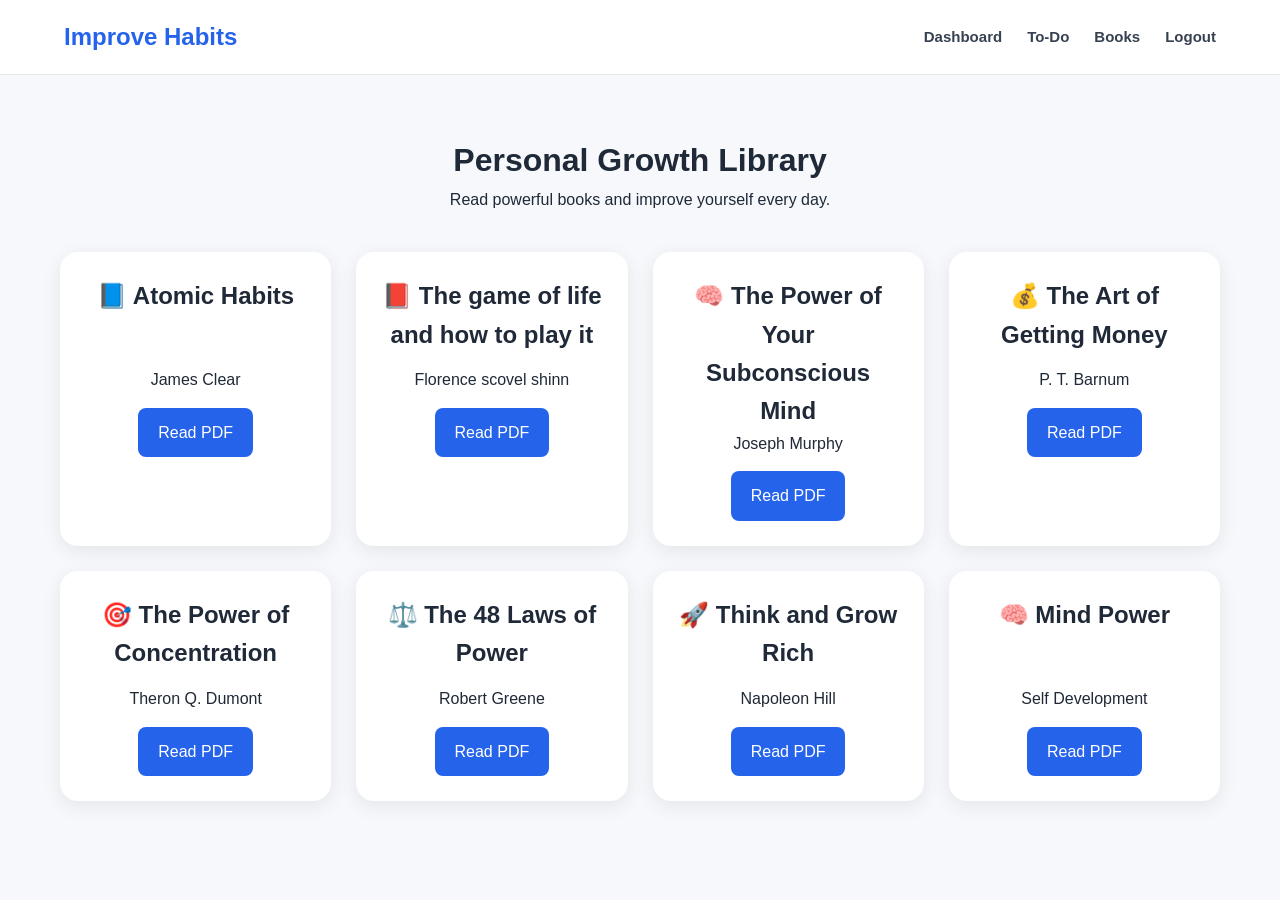
<file: books.html>
<!DOCTYPE html>
<html lang="en">

<head>

    <meta charset="UTF-8">

    <meta name="viewport"
        content="width=device-width, initial-scale=1.0">

    <title>Books | Improve Habits</title>

    <link rel="stylesheet"
        href="style.css">

</head>

<body>

    <nav class="navbar">

        <div class="logo">

            Improve Habits

        </div>

        <div class="nav-links">

            <a href="dashboard.html">
                Dashboard
            </a>

            <a href="todo.html">
                To-Do
            </a>

            <a href="books.html">
                Books
            </a>

            <a href="index.html">
                Logout
            </a>

        </div>

    </nav>

    <main class="books-container">

        <h1>

            Personal Growth Library

        </h1>

        <p>

            Read powerful books and improve yourself every day.

        </p>

        <div class="books-grid">

            <div class="book-card">

                <h2>
                    📘 Atomic Habits
                </h2>

                <p>
                    James Clear
                </p>

                <a href="pdfs/Atomic Habits.pdf"
                    target="_blank">

                    Read PDF

                </a>

            </div>

            <div class="book-card">

                <h2>
                    📕 The game of life and how to play it
                </h2>

                <p>
                    Florence scovel shinn
                </p>

                <a href="pdfs/the-game-of-life-and-how-to-play-it.pdf"
                    target="_blank">

                    Read PDF

                </a>

            </div>

            <div class="book-card">

                <h2>
                    🧠 The Power of Your Subconscious Mind
                </h2>

                <p>
                    Joseph Murphy
                </p>

                <a href="pdfs/THE POWER OF YOUR SUBCONCIOUS MIND.pdf"
                    target="_blank">

                    Read PDF

                </a>

            </div>

            <div class="book-card">

                <h2>
                    💰 The Art of Getting Money
                </h2>

                <p>
                    P. T. Barnum
                </p>

                <a href="pdfs/the-art-of-getting-money-.pdf"
                    target="_blank">

                    Read PDF

                </a>

            </div>

            <div class="book-card">

                <h2>
                    🎯 The Power of Concentration
                </h2>

                <p>
                    Theron Q. Dumont
                </p>

                <a href="pdfs/thepower-of-concentration-theron-q-dumont.pdf"
                    target="_blank">

                    Read PDF

                </a>

            </div>

            <div class="book-card">

                <h2>
                    ⚖️ The 48 Laws of Power
                </h2>

                <p>
                    Robert Greene
                </p>

                <a href="pdfs/THE-48-LAWS-OF-POWER.pdf"
                    target="_blank">

                    Read PDF

                </a>

            </div>

            <div class="book-card">

                <h2>
                    🚀 Think and Grow Rich
                </h2>

                <p>
                    Napoleon Hill
                </p>

                <a href="pdfs/think-and-grow-rich-napoleon-hill.pdf"
                    target="_blank">

                    Read PDF

                </a>

            </div>

            <div class="book-card">

                <h2>
                    🧠 Mind Power
                </h2>

                <p>
                    Self Development
                </p>

                <a href="pdfs/mind-power.pdf"
                    target="_blank">

                    Read PDF

                </a>

            </div>

        </div>

    </main>

</body>

</html>
</file>
<file: style.css>
/* =========================
   GLOBAL
========================= */

* {
    margin: 0;
    padding: 0;
    box-sizing: border-box;
}

body {
    font-family: Arial, sans-serif;
    background: #f6f8fc;
    color: #1f2937;
    line-height: 1.6;
    min-height: 100vh;
}

a {
    text-decoration: none;
}

ul {
    list-style: none;
}

button,
input {
    font-family: inherit;
}

/* =========================
   NAVBAR
========================= */

.navbar {
    display: flex;
    justify-content: space-between;
    align-items: center;

    padding: 18px 5%;

    background: white;

    border-bottom: 1px solid #e5e7eb;

    position: sticky;

    top: 0;

    z-index: 100;
}

.logo {
    font-size: 24px;

    font-weight: 700;

    color: #2563eb;
}

.nav-links {
    display: flex;

    gap: 25px;

    align-items: center;
}

.nav-links a {
    color: #374151;

    font-size: 15px;

    font-weight: 600;

    transition: 0.3s;
}

.nav-links a:hover {
    color: #2563eb;
}

/* =========================
   HOME PAGE
========================= */

.hero {
    max-width: 1100px;

    margin: auto;

    padding: 100px 5% 70px;

    text-align: center;
}

.hero h1 {
    font-size: clamp(40px, 6vw, 70px);

    color: #111827;

    margin-bottom: 20px;
}

.hero-text {
    max-width: 700px;

    margin: auto;

    color: #6b7280;

    font-size: 18px;
}

.hero-buttons {
    margin-top: 35px;

    display: flex;

    justify-content: center;

    gap: 15px;

    flex-wrap: wrap;
}

.primary-button,
.secondary-button {
    padding: 14px 24px;

    border-radius: 10px;

    font-weight: 700;
}

.primary-button {
    background: #2563eb;

    color: white;
}

.primary-button:hover {
    background: #1d4ed8;
}

.secondary-button {
    background: white;

    color: #2563eb;

    border: 1px solid #d1d5db;
}

/* =========================
   FEATURES
========================= */

.features {
    max-width: 1100px;

    margin: auto;

    padding: 20px 5% 80px;

    display: grid;

    grid-template-columns: repeat(4, 1fr);

    gap: 20px;
}

.feature-card {
    background: white;

    padding: 25px;

    border-radius: 15px;

    border: 1px solid #e5e7eb;

    box-shadow: 0 4px 15px rgba(0, 0, 0, 0.05);
}

.feature-card h2 {
    margin-bottom: 10px;
}

.feature-card p {
    color: #6b7280;
}

/* =========================
   LOGIN / SIGNUP
========================= */

.auth-container {
    display: flex;

    justify-content: center;

    align-items: center;

    padding: 60px 20px;
}

.auth-card {
    width: 100%;

    max-width: 430px;

    background: white;

    padding: 35px;

    border-radius: 18px;

    box-shadow: 0 10px 30px rgba(0, 0, 0, 0.08);
}

.auth-card h1 {
    text-align: center;

    margin-bottom: 10px;
}

.auth-subtitle {
    text-align: center;

    color: #6b7280;

    margin-bottom: 25px;
}

.auth-card label {
    display: block;

    margin-top: 15px;

    margin-bottom: 6px;

    font-weight: 600;
}

.auth-card input {
    width: 100%;

    padding: 12px;

    border: 1px solid #d1d5db;

    border-radius: 8px;
}

.auth-button {
    width: 100%;

    margin-top: 25px;

    padding: 13px;

    border: none;

    border-radius: 8px;

    background: #2563eb;

    color: white;

    font-size: 15px;

    cursor: pointer;
}

.auth-footer {
    margin-top: 20px;

    text-align: center;
}

/* =========================
   DASHBOARD
========================= */

.dashboard-hero {
    text-align: center;

    padding: 80px 20px 40px;
}

.dashboard-hero h1 {
    font-size: 48px;

    margin-bottom: 15px;
}

.dashboard-hero p {
    color: #6b7280;

    font-size: 18px;
}

.dashboard-cards {
    max-width: 1000px;

    margin: auto;

    display: grid;

    grid-template-columns: repeat(2, 1fr);

    gap: 25px;

    padding: 20px;
}

.dashboard-card {
    background: white;

    padding: 35px;

    border-radius: 20px;

    text-align: center;

    box-shadow: 0 5px 20px rgba(0, 0, 0, 0.08);

    transition: 0.3s;
}

.dashboard-card:hover {
    transform: translateY(-8px);
}

.dashboard-card p {
    margin: 20px 0;

    color: #6b7280;
}

.card-button {
    display: inline-block;

    padding: 12px 22px;

    border-radius: 10px;

    background: #2563eb;

    color: white;
}

/* =========================
   TODO PAGE
========================= */

.todo-container {
    max-width: 800px;

    margin: auto;

    padding: 60px 20px;
}

.todo-header {
    text-align: center;

    margin-bottom: 30px;
}

.todo-header h1 {
    font-size: 42px;

    margin-bottom: 10px;
}

.todo-header p {
    color: #6b7280;
}

.todo-card {
    background: white;

    padding: 30px;

    border-radius: 20px;

    box-shadow: 0 5px 20px rgba(0, 0, 0, 0.08);
}

.todo-card input {
    width: 100%;

    padding: 12px;

    margin-bottom: 15px;

    border: 1px solid #d1d5db;

    border-radius: 8px;
}

.todo-card button {
    padding: 12px 18px;

    border: none;

    border-radius: 8px;

    background: #2563eb;

    color: white;

    cursor: pointer;
}

#taskList li {
    display: flex;

    justify-content: space-between;

    align-items: center;

    margin-top: 12px;

    padding: 15px;

    background: #f5f7fb;

    border-radius: 10px;
}

/* =========================
   BOOKS PAGE
========================= */

.books-container {
    max-width: 1200px;

    margin: auto;

    padding: 60px 20px;

    text-align: center;
}

.books-grid {
    display: grid;

    grid-template-columns: repeat(4, 1fr);

    gap: 25px;

    margin-top: 40px;
}

.book-card {
    background: white;

    padding: 25px;

    border-radius: 18px;

    box-shadow: 0 5px 20px rgba(0, 0, 0, 0.08);

    transition: 0.3s;
}

.book-card:hover {
    transform: translateY(-8px);
}

.book-card h2 {
    min-height: 90px;
}

.book-card a {
    display: inline-block;

    margin-top: 15px;

    padding: 12px 20px;

    background: #2563eb;

    color: white;

    border-radius: 8px;
}

/* =========================
   FOOTER
========================= */

footer {
    text-align: center;

    padding: 25px;

    color: #6b7280;
}

/* =========================
   RESPONSIVE
========================= */

@media (max-width: 1000px) {

    .features {
        grid-template-columns: repeat(2, 1fr);
    }

    .books-grid {
        grid-template-columns: repeat(2, 1fr);
    }
}

@media (max-width: 768px) {

    .navbar {
        flex-direction: column;

        gap: 15px;
    }

    .nav-links {
        flex-wrap: wrap;

        justify-content: center;
    }

    .dashboard-cards {
        grid-template-columns: 1fr;
    }

    .books-grid {
        grid-template-columns: 1fr;
    }

    .features {
        grid-template-columns: 1fr;
    }

    .hero h1 {
        font-size: 42px;
    }

    .dashboard-hero h1 {
        font-size: 36px;
    }

    .todo-header h1 {
        font-size: 34px;
    }
}
</file>
